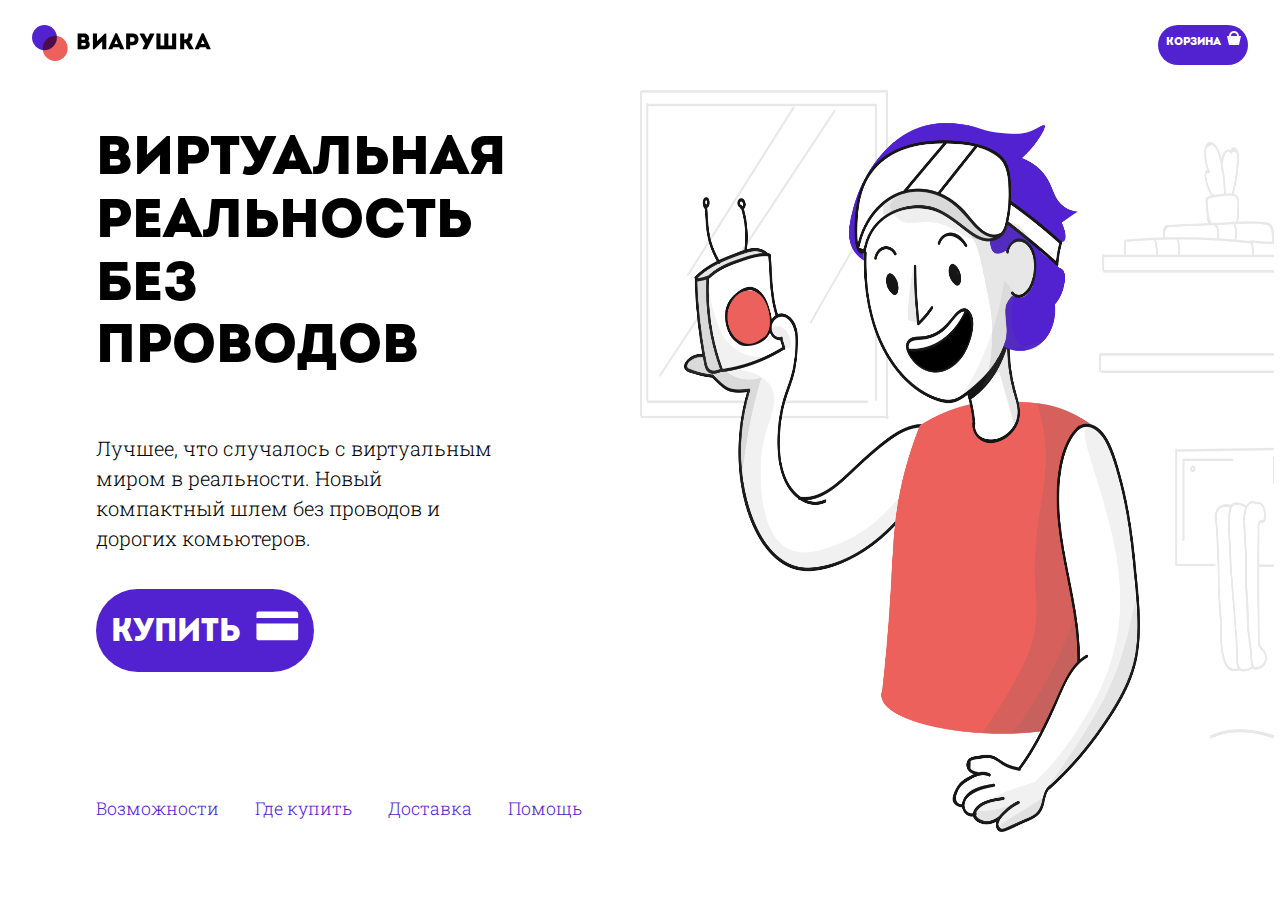
<file: index.html>
<!DOCTYPE html>
<html lang="ru">
  <head>
    <meta charset="UTF-8" />
    <meta name="viewport" content="width=device-width, initial-scale=1.0" />
    <link rel="stylesheet" href="./assets/styles/normalize.css" />
    <link rel="stylesheet" href="./assets/styles/idex.css" />
    <title>Виарушка</title>
  </head>
  <body>
    <div class="container">
      <header class="header">
        <div class="header_container">
          <a href="./index.html" class="header_container_a"
            ><img
              class="header_container_logo"
              src="./assets/icons/logo.svg"
              alt="Логотип"
          /></a>
          <a class="header_button">
            <div class="header_button_filling">
              <p class="header_button_text">корзина</p>
              <img
                class="header_button_img"
                src="./assets/icons/cart.svg"
                alt="корзина"
              />
            </div>
        </a>
        </div>
      </header>
      <main>
        <div class="main_left">
          <div class="main_left_header">
            <h1 class="main_left_h1">Виртуальная реальность без проводов</h1>
          </div>
          <div class="main_left_paragraph">
            <p class="main_left_description">
              Лучшее, что случалось с виртуальным миром в реальности. Новый
              компактный шлем без проводов и дорогих комьютеров.
            </p>
          </div>
          <a class="main_left_button">
            <div class="main_left_button_filling">
              <p class="main_left_button_text">купить</p>
              <img
                class="main_left_button_img"
                src="./assets/icons/card.svg"
                alt="карта"
              />
            </div>
        </a>
        </div>
        <div class="main_right">
          <img
            class="main_right_img"
            src="./assets/img/background.png"
            alt="Изображение"
          />
        </div>
      </main>
      <footer class="footer">
        <nav class="footer_navbar">
          <ul class="footer_navbar_ul">
            <li class="footer_navbar_ul_li">
              <a class="footer_navbar_ul_li_a" href="./possibilities.html"
                >Возможности</a
              >
            </li>
            <li class="footer_navbar_ul_li">
              <a class="footer_navbar_ul_li_a" href="#">Где купить</a>
            </li>
            <li class="footer_navbar_ul_li">
              <a class="footer_navbar_ul_li_a" href="#">Доставка</a>
            </li>
            <li class="footer_navbar_ul_li">
              <a class="footer_navbar_ul_li_a" href="#">Помощь</a>
            </li>
          </ul>
        </nav>
      </footer>
    </div>
  </body>
</html>
</file>
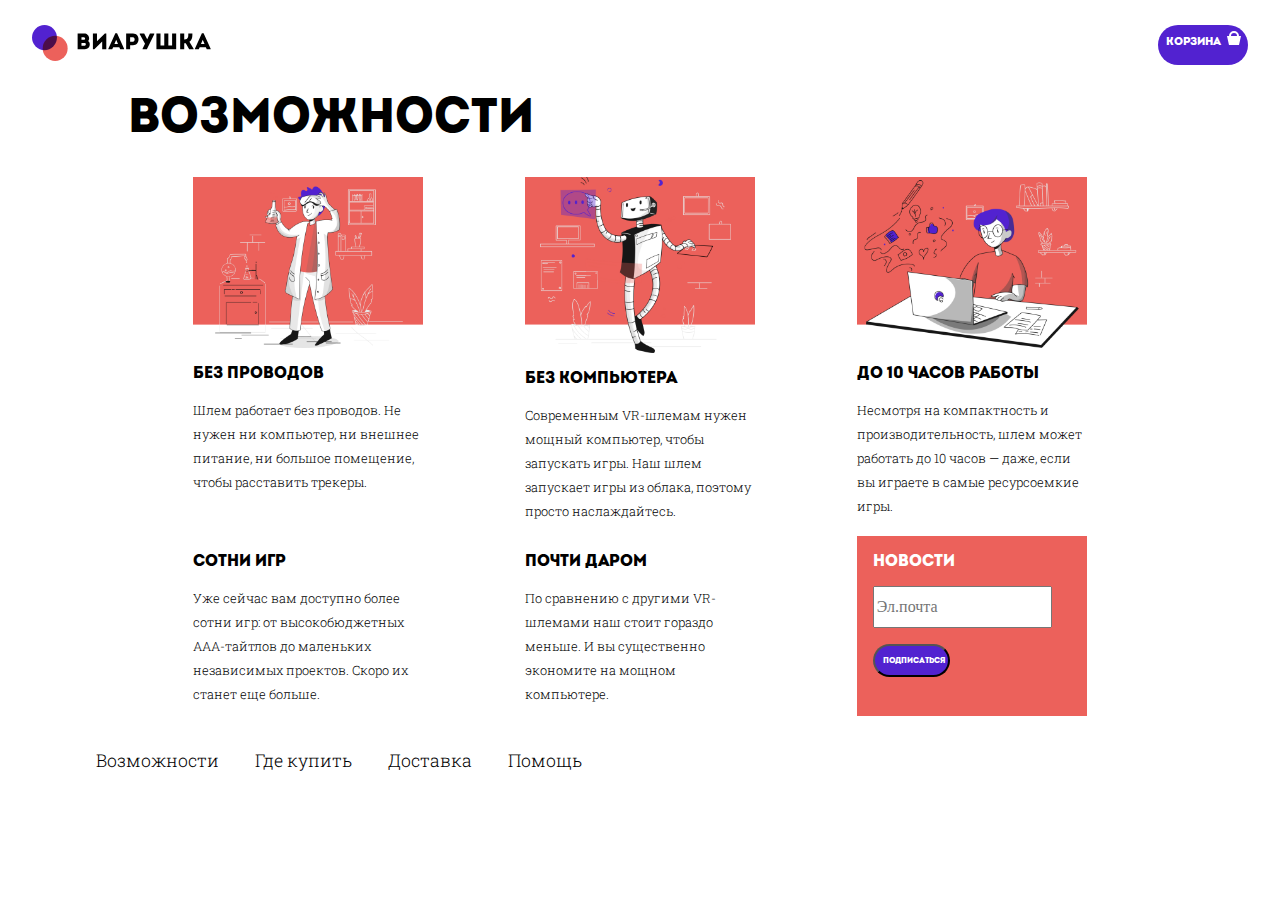
<file: possibilities.html>
<!DOCTYPE html>
<html lang="ru">
  <head>
    <meta charset="UTF-8" />
    <meta name="viewport" content="width=device-width, initial-scale=1.0" />
    <link rel="stylesheet" href="./assets/styles/normalize.css" />
    <link rel="stylesheet" href="./assets/styles/possibilities.css" />
    <title>Возможности</title>
  </head>
  <body>
    <div class="page">
      <header class="header">
        <div class="header_container">
          <a href="./index.html" class="header_container_a"
            ><img
              class="header_container_logo"
              src="./assets/icons/logo.svg"
              alt="Логотип"
          /></a>
          <a class="header_button">
            <div class="header_button_filling">
              <p class="header_button_text">корзина</p>
              <img
                class="header_button_img"
                src="./assets/icons/cart.svg"
                alt="корзина"
              />
            </div>
          </a>
        </div>
      </header>
      <main>
        <h1>возможности</h1>
        <div class="main_card-field">
          <div class="main_card-field_card">
            <img
              src="./assets/img/card1.png"
              class="card-img-top"
              alt="Карточка 1"
            />
            <div class="main_card-field_card_body">
              <p class="h5 main_card-field_card_body_title">Без проводов</p>
              <p class="main_card-field_card_body_text">
                Шлем работает без проводов. Не нужен ни компьютер, ни внешнее
                питание, ни большое помещение, чтобы расставить трекеры.
              </p>
            </div>
          </div>
          <div class="main_card-field_card">
            <img
              src="./assets/img/card2.png"
              class="card-img-top"
              alt="Карточка 2"
            />
            <div class="main_card-field_card_body">
              <p class="h5 main_card-field_card_body_title">Без компьютера</p>
              <p class="main_card-field_card_body_text">
                Современным VR-шлемам нужен мощный компьютер, чтобы запускать
                игры. Наш шлем запускает игры из облака, поэтому просто
                наслаждайтесь.
              </p>
            </div>
          </div>
          <div class="main_card-field_card">
            <img
              src="./assets/img/card3.png"
              class="card-img-top"
              alt="Карточка 3"
            />
            <div class="main_card-field_card_body">
              <p class="h5 main_card-field_card_body_title">
                До 10 часов работы
              </p>
              <p class="main_card-field_card_body_text">
                Несмотря на компактность и производительность, шлем может
                работать до 10 часов — даже, если вы играете в самые
                ресурсоемкие игры.
              </p>
            </div>
          </div>
          <div class="main_card-field_card">
            <div class="main_card-field_card_body">
              <p class="h5 main_card-field_card_body_title">Сотни игр</p>
              <p class="main_card-field_card_body_text">
                Уже сейчас вам доступно более сотни игр: от высокобюджетных
                ААА-тайтлов до маленьких независимых проектов. Скоро их станет
                еще больше.
              </p>
            </div>
          </div>
          <div class="main_card-field_card">
            <div class="main_card-field_card_body">
              <p class="h5 main_card-field_card_body_title">Почти даром</p>
              <p class="main_card-field_card_body_text">
                По сравнению с другими VR-шлемами наш стоит гораздо меньше. И вы
                существенно экономите на мощном компьютере.
              </p>
            </div>
          </div>
          <div class="main_card-field_card_news">
            <div class="main_card-field_card_news_body">
              <p class="h5 main_card-field_card_body_title_news">Новости</p>
              <input type="text" placeholder="Эл.почта" />
              <button class="main_card-field_card_news_body_button">
                подписаться
              </button>
            </div>
          </div>
        </div>
      </main>
      <footer class="footer">
        <nav class="footer_navbar">
          <ul class="footer_navbar_ul">
            <li class="footer_navbar_ul_li">
              <a class="footer_navbar_ul_li_a" href="./possibilities.html"
                >Возможности</a
              >
            </li>
            <li class="footer_navbar_ul_li">
              <a class="footer_navbar_ul_li_a" href="#">Где купить</a>
            </li>
            <li class="footer_navbar_ul_li">
              <a class="footer_navbar_ul_li_a" href="#">Доставка</a>
            </li>
            <li class="footer_navbar_ul_li">
              <a class="footer_navbar_ul_li_a" href="#">Помощь</a>
            </li>
          </ul>
        </nav>
      </footer>
    </div>
  </body>
</html>
</file>
<file: assets/styles/idex.css>
@font-face {
  font-family: "IntroDemoCond-BlackCAPS";
  src: url(../Fonts/IntroDemo-BlackCAPS.otf);
}

@font-face {
  font-family: "RobotoSlab-VariableFont_wght";
  src: url(../Fonts/RobotoSlab-VariableFont_wght.ttf);
}

html {
  height: 100%;
}

body {
  max-height: 100vh;
}

.container {
  display: grid;
  grid-template-columns: 1fr;
  grid-template-rows: auto 1fr auto;
  grid-column-gap: 0px;
  grid-row-gap: 0px;
}

header {
  grid-area: 1 / 1 / 2 / 3;
  height: 10vh;
}

.header_container {
  height: inherit;
  display: flex;
  align-items: center;
  justify-content: space-between;
  padding-left: 2em;
  padding-right: 2em;
}

.header_container_logo {
  width: 14vw;
}

.header_button {
  width: 7vw;
  height: 45%;
  background-color: #5222d0;
  border-radius: 50px;
}

.header_button_filling {
  display: flex;
  justify-content: center;
  align-items: baseline;
  box-sizing: border-box;
  padding: 0.4em;
  padding-top: 7%;
}

.header_button_text {
  font-family: IntroDemoCond-BlackCAPS, sans-serif;
  color: white;
  font-size: 0.7em;
  margin: 0;
  padding-right: 0.5em;
}

main {
  grid-area: 2 / 1 / 3 / 3;
  display: grid;
  grid-template-columns: 1fr 1fr;
  grid-template-rows: 1fr;
  height: 77vh;
}

.main_left {
  grid-area: 1 / 1 / 2 / 2;
  padding-left: 6em;
  display: flex;
  flex-direction: column;
}

.main_left_header {
  width: 75%;
}

.main_left_h1 {
  font-family: IntroDemoCond-BlackCAPS, sans-serif;
  font-weight: 900;
  font-size: 3.4em;
}

.main_left_paragraph {
  width: 75%;
}

.main_left_description {
  font-family: RobotoSlab-VariableFont_wght, sans-serif;
  font-weight: 300;
  font-size: 1.25em;
  line-height: 1.5em;
}

.main_left_button {
  width: 40%;
  height: 12%;
  background-color: #5222d0;
  border-radius: 50px;
  margin-top: 1em;
}

.main_left_button_filling {
  display: flex;
  justify-content: center;
  align-items: baseline;
  box-sizing: border-box;
  padding: 0.3em;
  padding-top: 10%;
}

.main_left_button_text {
  font-family: IntroDemoCond-BlackCAPS, sans-serif;
  color: white;
  font-size: 2em;
  margin: 0;
  padding-right: 0.5em;
}

.main_right {
  grid-area: 1 / 2 / 2 / 3;
  position: relative;
  width: 110%;
  height: 107%;
}

.main_right_img {
  position: absolute;
  width: 90%;
  height: 100%;
}

footer {
  grid-area: 3 / 1 / 4 / 3;
  height: 13vh;
}

.footer_navbar {
  width: 38%;
  padding-left: 6em;
}

.footer_navbar_ul {
  display: flex;
  justify-content: space-between;
  list-style: none;
  padding: 0;
}

.footer_navbar_ul_li_a {
  font-family: RobotoSlab-VariableFont_wght, sans-serif;
  text-decoration: none;
  font-size: 1.1em;
  font-weight: 300;
  color: #5222d0;
}
</file>
<file: assets/styles/possibilities.css>
@font-face {
  font-family: "IntroDemoCond-BlackCAPS";
  src: url(../Fonts/IntroDemo-BlackCAPS.otf);
}

@font-face {
  font-family: "RobotoSlab-VariableFont_wght";
  src: url(../Fonts/RobotoSlab-VariableFont_wght.ttf);
}

html {
  height: 100%;
}

body {
  min-height: 100%;
}

.page {
  box-sizing: border-box;
  display: grid;
  grid-template-columns: 1fr;
  grid-template-rows: auto 1fr auto;
  grid-column-gap: 0px;
  grid-row-gap: 0px;
  padding: 0;
  margin: 0;
}

header {
  grid-area: 1 / 1 / 2 / 3;
  height: 10vh;
}

.header_container {
  height: inherit;
  display: flex;
  align-items: center;
  justify-content: space-between;
  padding-left: 2em;
  padding-right: 2em;
}

.header_container_logo {
  width: 14vw;
}

.header_button {
  width: 7vw;
  height: 45%;
  background-color: #5222d0;
  border-radius: 50px;
}

.header_button_filling {
  display: flex;
  justify-content: center;
  align-items: baseline;
  box-sizing: border-box;
  padding: 0.4em;
  padding-top: 7%;
}

.header_button_text {
  font-family: IntroDemoCond-BlackCAPS, sans-serif;
  color: white;
  font-size: 0.7em;
  margin: 0;
  padding-right: 0.5em;
}

main {
  grid-area: 2 / 1 / 3 / 3;
  box-sizing: border-box;

  width: 100vw;
  display: flex;
  flex-direction: column;
  justify-content: flex-start;
  align-items: center;
  padding-left: 2rem;
  padding-right: 2rem;
}

h1 {
  font-family: IntroDemoCond-BlackCAPS, sans-serif;
  font-weight: 400;
  font-size: 3rem;
  align-self: flex-start;
  padding-left: 6rem;
  box-sizing: border-box;
  margin-top: 0;
}

.h5 {
  font-family: IntroDemoCond-BlackCAPS, sans-serif;
  font-weight: 400;
}

.main_card-field_card_body_text {
  font-family: RobotoSlab-VariableFont_wght;
  font-weight: 300;
  line-height: 1.5rem;
  font-size: 0.8rem;
}

.main_card-field {
  display: flex;
  justify-content: space-evenly;
  width: 85%;
  flex-wrap: wrap;
}

.main_card-field_card {
  width: 18vw;
  padding-right: 2rem;
  padding-left: 2rem;
  display: flex;
  flex-direction: column;
}

.main_card-field_card:hover {
  border: 1px solid #bb2247 !important;
}

.main_card-field_card_news {
  width: 18vw;
  height: 20vh;
  padding-right: 2rem;
  padding-left: 2rem;
  display: flex;
  flex-direction: column;
}

placeholder {
  font-family: RobotoSlab-VariableFont_wght, sans-serif;
}

.main_card-field_card_news_body {
  background-color: #ec615b;
  height: 100%;
  padding-left: 1rem;
}

.main_card-field_card_body_title_news {
  color: white;
}

.card-img-top {
  width: 100%;
}

input {
  height: 20%;
  width: 80%;
  margin-bottom: 1rem;
}

.main_card-field_card_news_body_button {
  display: block;
  width: 6vw;
  height: 18%;
  background-color: #5222d0;
  border-radius: 50px;
  font-family: IntroDemoCond-BlackCAPS, sans-serif;
  font-size: 0.5rem;
  font-weight: 400;
  color: white;
  padding: 0.5rem;
}

footer {
  grid-area: 3 / 1 / 4 / 3;
  height: 13vh;
}

.footer_navbar {
  width: 38%;
  padding-left: 6em;
}

.footer_navbar_ul {
  display: flex;
  justify-content: space-between;
  list-style: none;
  padding: 0;
  padding-top: 1rem;
  box-sizing: border-box;
}

.footer_navbar_ul_li_a {
  font-family: RobotoSlab-VariableFont_wght, sans-serif;
  text-decoration: none;
  font-size: 1.1em;
  font-weight: 300;
  color: black;
}
</file>
